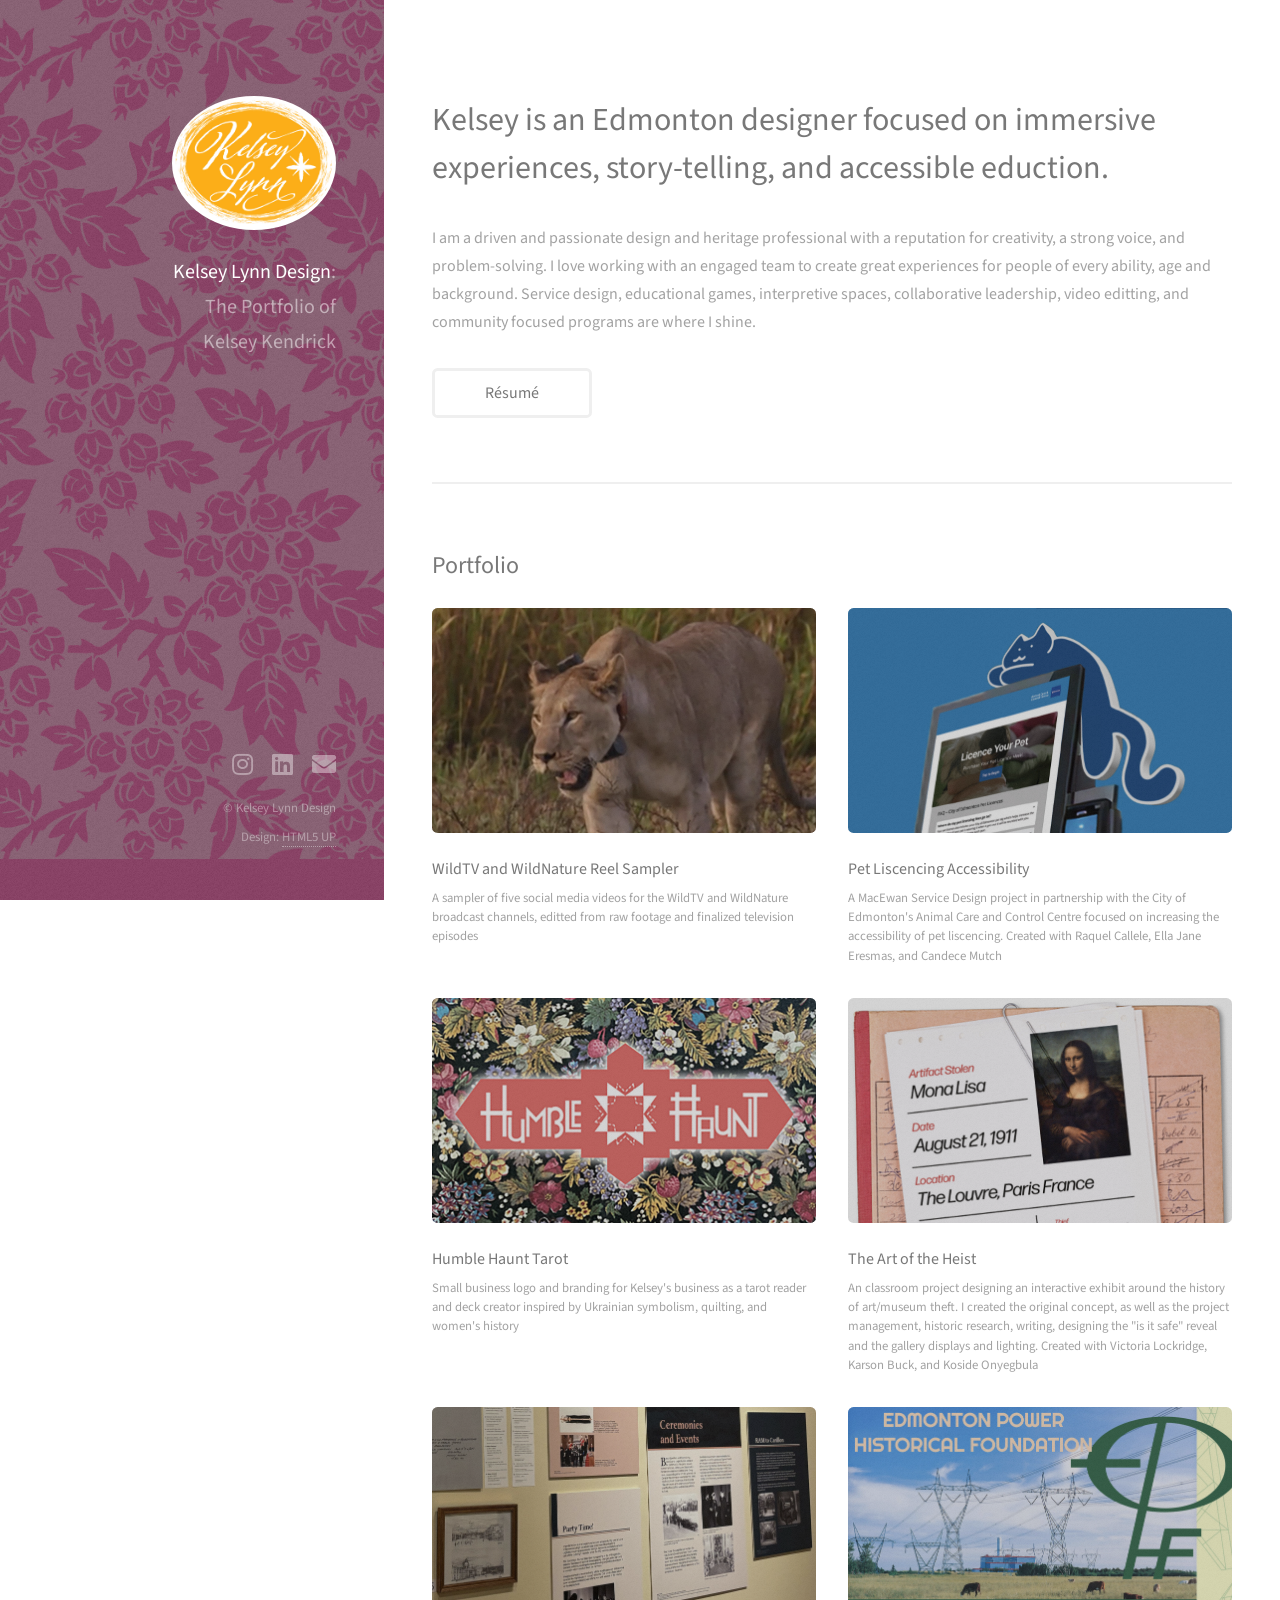
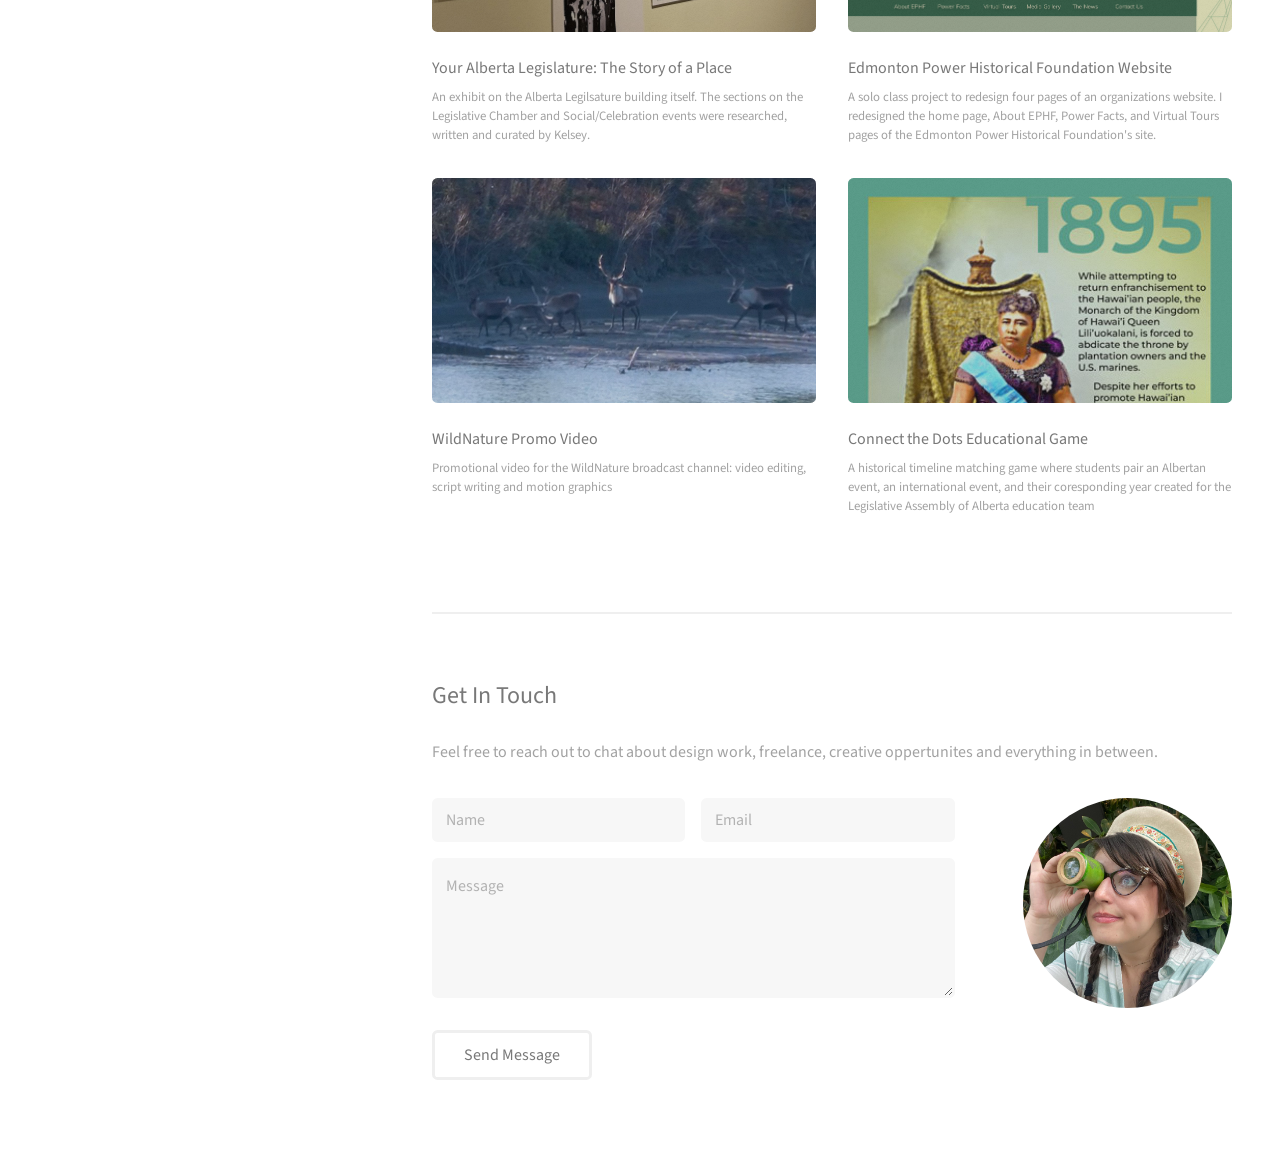
<file: index.html>
<!DOCTYPE HTML>
<!--
	Strata by HTML5 UP
	html5up.net | @ajlkn
	Free for personal and commercial use under the CCA 3.0 license (html5up.net/license)
-->
<html>
	<head>
		<title>Kelsey Lynn Design</title>
		<meta charset="utf-8" />
		<meta name="viewport" content="width=device-width, initial-scale=1, user-scalable=no" />
		<link rel="stylesheet" href="assets/css/main.css" />
	</head>
	<body class="is-preload">

		<!-- Header -->
			<header id="header">
				<div class="inner">
					<a href="index.html" class="image avatar"><img src="images/KLDlogo.jpg" alt="" /></a>
					<h1><strong>Kelsey Lynn Design</strong>: <h1>The Portfolio of <h1>Kelsey Kendrick</h1><br /></h1>
				</div>
			</header>

		<!-- Main -->
			<div id="main">

				<!-- One -->
					<section id="one">
						<header class="major">
							<h2>Kelsey is an Edmonton designer focused on immersive experiences, story-telling, and accessible eduction.</h2>
						</header>
						<p>I am a driven and passionate design and heritage professional with a reputation for creativity, a strong voice, and problem-solving. I love working with an engaged team to create great experiences for people of every ability, age and background. Service design, educational games, interpretive spaces, collaborative leadership, video editting, and community focused programs are where I shine.</p>
						<ul class="actions">
							<li><a href="images/fulls/KelseyKendrickResume2026.jpg" class="button">Résumé</a></li>
						</ul>
					</section>

				<!-- Two -->
					<section id="two">
						<h2>Portfolio</h2>
						<div class="row">
							<article class="col-6 col-12-xsmall work-item">
								<a href="https://drive.google.com/file/d/1MWFYuW-AZX_t9jpE6B_n77WnBtIgo_M7/view?usp=sharing" class="image fit thumb"><img src="images/thumbs/WildTV.jpg" alt="a compilation of social media videos featuring short clips of wild life, including bears and caribou. Two teasers for WildTV television programs on safari conservation and turkey hunting" /></a>
								<h3>WildTV and WildNature Reel Sampler</h3>
								<p>A sampler of five social media videos for the WildTV and WildNature broadcast channels, editted from raw footage and finalized television episodes </p>
							</article>
							<article class="col-6 col-12-xsmall work-item">
								<a href="images/fulls/DESN445_Phase2_Accessibility.pdf" class="image fit thumb"><img src="images/thumbs/ACCC.jpg" alt="Portions of a presentation on kiosk for pet liscencing for a partnership between the City of Edmonton's libraries and animal care and control to increase accessibility to pet liscencing" /></a>
								<h3>Pet Liscencing Accessibility</h3>
								<p>A MacEwan Service Design project in partnership with the City of Edmonton's Animal Care and Control Centre focused on increasing the accessibility of pet liscencing. Created with Raquel Callele, Ella Jane Eresmas, and Candece Mutch</p>
							</article>
							<article class="col-6 col-12-xsmall work-item">
								<a href="images/fulls/humble.pdf" class="image fit thumb"><img src="images/thumbs/Humble.jpg" alt="A brand guideline document for Humble Haunt Tarot services: detailing the symbolism, colours, fonts and logos" /></a>
								<h3>Humble Haunt Tarot</h3>
								<p>Small business logo and branding for Kelsey's business as a tarot reader and deck creator inspired by Ukrainian symbolism, quilting, and women's history</p>
							</article>
							<article class="col-6 col-12-xsmall work-item">
								<a href="https://drive.google.com/file/d/1k4Fojmru19QUz9kt4PIhXQrFa3JICtJO/view?usp=sharing" class="image fit thumb"><img src="images/thumbs/artoftheheist.jpg" alt="a group project creating a museum exhibit on the techniques and history of art/museum theft. Includes an immersive game program to steal an artifact from the gallery" /></a>
								<h3>The Art of the Heist</h3>
								<p>An classroom project designing an interactive exhibit around the history of art/museum theft. I created the original concept, as well as the project management, historic research, writing, designing the "is it safe" reveal and the gallery displays and lighting. Created with Victoria Lockridge, Karson Buck, and Koside Onyegbula</p>
							</article>
							<article class="col-6 col-12-xsmall work-item">
								<a href="images/fulls/BuildingAlberta.pdf" class="image fit thumb"><img src="images/thumbs/BuildingAlberta.jpg" alt="a series of photos of displays within the exhibit that were reasearched and authored by Kelsey: Including the break out stories Wired for Sound and Governing in a Construction Zone" /></a>
								<h3>Your Alberta Legislature: The Story of a Place</h3>
								<p>An exhibit on the Alberta Legilsature building itself. The sections on the Legislative Chamber and Social/Celebration events were researched, written and curated by Kelsey. </p>
							</article>
							<article class="col-6 col-12-xsmall work-item">
								<a href="ephf.html" class="image fit thumb"><img src="images/thumbs/ephf.jpg" alt="A redesign of the Edmonton Power Historical Foundation, an organization that preserves and displays Edmonton's earliest generators" /></a>
								<h3>Edmonton Power Historical Foundation Website</h3>
								<p>A solo class project to redesign four pages of an organizations website. I redesigned the home page, About EPHF, Power Facts, and Virtual Tours pages of the Edmonton Power Historical Foundation's site.</p>
							</article>
							<article class="col-6 col-12-xsmall work-item">
								<a href="images/fulls/Promo_Final.mp4" class="image fit thumb"><img src="images/thumbs/wildnature.jpg" alt="A short promotional video for WildNature, a broadcast channel that focuses on ambient, calming, canadian wildlife footage" /></a>
								<h3>WildNature Promo Video</h3>
								<p>Promotional video for the WildNature broadcast channel: video editing, script writing and motion graphics</p>
							</article>
							<article class="col-6 col-12-xsmall work-item">
								<a href="images/fulls/connectthedates.pdf" class="image fit thumb"><img src="images/thumbs/ConnecttheDates.jpg" alt="A handful of cards from an educational timeline game that pairs an Albertan event with an International event that occur in the same year to place Alberta in context with the rest of the world" /></a>
								<h3>Connect the Dots Educational Game</h3>
								<p>A historical timeline matching game where students pair an Albertan event, an international event, and their coresponding year created for the Legislative Assembly of Alberta education team</p>
							</article>
						</div>
					</section>

				<!-- Three -->
					<section id="three">
						<h2>Get In Touch</h2>
						<p>Feel free to reach out to chat about design work, freelance, creative oppertunites and everything in between.</p>
						<div class="row">
							<div class="col-8 col-12-small">
								<form method="post" action="mailto:kelseylynndesign@gmail.com">
									<div class="row gtr-uniform gtr-50">
										<div class="col-6 col-12-xsmall"><input type="text" name="name" id="name" placeholder="Name" /></div>
										<div class="col-6 col-12-xsmall"><input type="email" name="email" id="email" placeholder="Email" /></div>
										<div class="col-12"><textarea name="message" id="message" placeholder="Message" rows="4"></textarea></div>
									</div>
								</form>
								<ul class="actions">
									<li><input type="submit" value="Send Message" /></li>
								</ul>
							</div>
							<div class="col-4 col-12-small">
								<ul class="labeled-icons">
									<!--<li>
										<h3 class="icon solid fa-envelope"><span class="label">Email</span></h3>
										<a href="kelseylynndesign@gmail.com">kelseylynndesign@gmail.com</a>
									</li> -->
									<li>
									<a href="#" class="image avatar"><img src="images/Kelsey.jpg" alt="" /></a></li>
								</ul>
							</div>
						</div>
					</section>

				<!-- Four -->
				<!--
					<section id="four">
						<h2>Elements</h2>

						<section>
							<h4>Text</h4>
							<p>This is <b>bold</b> and this is <strong>strong</strong>. This is <i>italic</i> and this is <em>emphasized</em>.
							This is <sup>superscript</sup> text and this is <sub>subscript</sub> text.
							This is <u>underlined</u> and this is code: <code>for (;;) { ... }</code>. Finally, <a href="#">this is a link</a>.</p>
							<hr />
							<header>
								<h4>Heading with a Subtitle</h4>
								<p>Lorem ipsum dolor sit amet nullam id egestas urna aliquam</p>
							</header>
							<p>Nunc lacinia ante nunc ac lobortis. Interdum adipiscing gravida odio porttitor sem non mi integer non faucibus ornare mi ut ante amet placerat aliquet. Volutpat eu sed ante lacinia sapien lorem accumsan varius montes viverra nibh in adipiscing blandit tempus accumsan.</p>
							<header>
								<h5>Heading with a Subtitle</h5>
								<p>Lorem ipsum dolor sit amet nullam id egestas urna aliquam</p>
							</header>
							<p>Nunc lacinia ante nunc ac lobortis. Interdum adipiscing gravida odio porttitor sem non mi integer non faucibus ornare mi ut ante amet placerat aliquet. Volutpat eu sed ante lacinia sapien lorem accumsan varius montes viverra nibh in adipiscing blandit tempus accumsan.</p>
							<hr />
							<h2>Heading Level 2</h2>
							<h3>Heading Level 3</h3>
							<h4>Heading Level 4</h4>
							<h5>Heading Level 5</h5>
							<h6>Heading Level 6</h6>
							<hr />
							<h5>Blockquote</h5>
							<blockquote>Fringilla nisl. Donec accumsan interdum nisi, quis tincidunt felis sagittis eget tempus euismod. Vestibulum ante ipsum primis in faucibus vestibulum. Blandit adipiscing eu felis iaculis volutpat ac adipiscing accumsan faucibus. Vestibulum ante ipsum primis in faucibus lorem ipsum dolor sit amet nullam adipiscing eu felis.</blockquote>
							<h5>Preformatted</h5>
							<pre><code>i = 0;

while (!deck.isInOrder()) {
print 'Iteration ' + i;
deck.shuffle();
i++;
}

print 'It took ' + i + ' iterations to sort the deck.';</code></pre>
						</section>

						<section>
							<h4>Lists</h4>
							<div class="row">
								<div class="col-6 col-12-xsmall">
									<h5>Unordered</h5>
									<ul>
										<li>Dolor pulvinar etiam magna etiam.</li>
										<li>Sagittis adipiscing lorem eleifend.</li>
										<li>Felis enim feugiat dolore viverra.</li>
									</ul>
									<h5>Alternate</h5>
									<ul class="alt">
										<li>Dolor pulvinar etiam magna etiam.</li>
										<li>Sagittis adipiscing lorem eleifend.</li>
										<li>Felis enim feugiat dolore viverra.</li>
									</ul>
								</div>
								<div class="col-6 col-12-xsmall">
									<h5>Ordered</h5>
									<ol>
										<li>Dolor pulvinar etiam magna etiam.</li>
										<li>Etiam vel felis at lorem sed viverra.</li>
										<li>Felis enim feugiat dolore viverra.</li>
										<li>Dolor pulvinar etiam magna etiam.</li>
										<li>Etiam vel felis at lorem sed viverra.</li>
										<li>Felis enim feugiat dolore viverra.</li>
									</ol>
									<h5>Icons</h5>
									<ul class="icons">
										<li><a href="#" class="icon brands fa-twitter"><span class="label">Twitter</span></a></li>
										<li><a href="#" class="icon brands fa-facebook-f"><span class="label">Facebook</span></a></li>
										<li><a href="#" class="icon brands fa-instagram"><span class="label">Instagram</span></a></li>
										<li><a href="#" class="icon brands fa-github"><span class="label">Github</span></a></li>
										<li><a href="#" class="icon brands fa-dribbble"><span class="label">Dribbble</span></a></li>
										<li><a href="#" class="icon brands fa-tumblr"><span class="label">Tumblr</span></a></li>
									</ul>
								</div>
							</div>
							<h5>Actions</h5>
							<ul class="actions">
								<li><a href="#" class="button primary">Default</a></li>
								<li><a href="#" class="button">Default</a></li>
							</ul>
							<ul class="actions small">
								<li><a href="#" class="button primary small">Small</a></li>
								<li><a href="#" class="button small">Small</a></li>
							</ul>
							<div class="row">
								<div class="col-6 col-12-small">
									<ul class="actions stacked">
										<li><a href="#" class="button primary">Default</a></li>
										<li><a href="#" class="button">Default</a></li>
									</ul>
								</div>
								<div class="col-6 col-12-small">
									<ul class="actions stacked">
										<li><a href="#" class="button primary small">Small</a></li>
										<li><a href="#" class="button small">Small</a></li>
									</ul>
								</div>
								<div class="col-6 col-12-small">
									<ul class="actions stacked">
										<li><a href="#" class="button primary fit">Default</a></li>
										<li><a href="#" class="button fit">Default</a></li>
									</ul>
								</div>
								<div class="col-6 col-12-small">
									<ul class="actions stacked">
										<li><a href="#" class="button primary small fit">Small</a></li>
										<li><a href="#" class="button small fit">Small</a></li>
									</ul>
								</div>
							</div>
						</section>

						<section>
							<h4>Table</h4>
							<h5>Default</h5>
							<div class="table-wrapper">
								<table>
									<thead>
										<tr>
											<th>Name</th>
											<th>Description</th>
											<th>Price</th>
										</tr>
									</thead>
									<tbody>
										<tr>
											<td>Item One</td>
											<td>Ante turpis integer aliquet porttitor.</td>
											<td>29.99</td>
										</tr>
										<tr>
											<td>Item Two</td>
											<td>Vis ac commodo adipiscing arcu aliquet.</td>
											<td>19.99</td>
										</tr>
										<tr>
											<td>Item Three</td>
											<td> Morbi faucibus arcu accumsan lorem.</td>
											<td>29.99</td>
										</tr>
										<tr>
											<td>Item Four</td>
											<td>Vitae integer tempus condimentum.</td>
											<td>19.99</td>
										</tr>
										<tr>
											<td>Item Five</td>
											<td>Ante turpis integer aliquet porttitor.</td>
											<td>29.99</td>
										</tr>
									</tbody>
									<tfoot>
										<tr>
											<td colspan="2"></td>
											<td>100.00</td>
										</tr>
									</tfoot>
								</table>
							</div>

							<h5>Alternate</h5>
							<div class="table-wrapper">
								<table class="alt">
									<thead>
										<tr>
											<th>Name</th>
											<th>Description</th>
											<th>Price</th>
										</tr>
									</thead>
									<tbody>
										<tr>
											<td>Item One</td>
											<td>Ante turpis integer aliquet porttitor.</td>
											<td>29.99</td>
										</tr>
										<tr>
											<td>Item Two</td>
											<td>Vis ac commodo adipiscing arcu aliquet.</td>
											<td>19.99</td>
										</tr>
										<tr>
											<td>Item Three</td>
											<td> Morbi faucibus arcu accumsan lorem.</td>
											<td>29.99</td>
										</tr>
										<tr>
											<td>Item Four</td>
											<td>Vitae integer tempus condimentum.</td>
											<td>19.99</td>
										</tr>
										<tr>
											<td>Item Five</td>
											<td>Ante turpis integer aliquet porttitor.</td>
											<td>29.99</td>
										</tr>
									</tbody>
									<tfoot>
										<tr>
											<td colspan="2"></td>
											<td>100.00</td>
										</tr>
									</tfoot>
								</table>
							</div>
						</section>

						<section>
							<h4>Buttons</h4>
							<ul class="actions">
								<li><a href="#" class="button primary">Primary</a></li>
								<li><a href="#" class="button">Default</a></li>
							</ul>
							<ul class="actions">
								<li><a href="#" class="button large">Large</a></li>
								<li><a href="#" class="button">Default</a></li>
								<li><a href="#" class="button small">Small</a></li>
							</ul>
							<ul class="actions fit">
								<li><a href="#" class="button primary fit">Fit</a></li>
								<li><a href="#" class="button fit">Fit</a></li>
							</ul>
							<ul class="actions fit small">
								<li><a href="#" class="button primary fit small">Fit + Small</a></li>
								<li><a href="#" class="button fit small">Fit + Small</a></li>
							</ul>
							<ul class="actions">
								<li><a href="#" class="button primary icon solid fa-download">Icon</a></li>
								<li><a href="#" class="button icon solid fa-download">Icon</a></li>
							</ul>
							<ul class="actions">
								<li><span class="button primary disabled">Primary</span></li>
								<li><span class="button disabled">Default</span></li>
							</ul>
						</section>

						<section>
							<h4>Form</h4>
							<form method="post" action="#">
								<div class="row gtr-uniform gtr-50">
									<div class="col-6 col-12-xsmall">
										<input type="text" name="demo-name" id="demo-name" value="" placeholder="Name" />
									</div>
									<div class="col-6 col-12-xsmall">
										<input type="email" name="demo-email" id="demo-email" value="" placeholder="Email" />
									</div>
									<div class="col-12">
										<select name="demo-category" id="demo-category">
											<option value="">- Category -</option>
											<option value="1">Manufacturing</option>
											<option value="1">Shipping</option>
											<option value="1">Administration</option>
											<option value="1">Human Resources</option>
										</select>
									</div>
									<div class="col-4 col-12-small">
										<input type="radio" id="demo-priority-low" name="demo-priority" checked>
										<label for="demo-priority-low">Low Priority</label>
									</div>
									<div class="col-4 col-12-small">
										<input type="radio" id="demo-priority-normal" name="demo-priority">
										<label for="demo-priority-normal">Normal Priority</label>
									</div>
									<div class="col-4 col-12-small">
										<input type="radio" id="demo-priority-high" name="demo-priority">
										<label for="demo-priority-high">High Priority</label>
									</div>
									<div class="col-6 col-12-small">
										<input type="checkbox" id="demo-copy" name="demo-copy">
										<label for="demo-copy">Email me a copy of this message</label>
									</div>
									<div class="col-6 col-12-small">
										<input type="checkbox" id="demo-human" name="demo-human" checked>
										<label for="demo-human">I am a human and not a robot</label>
									</div>
									<div class="col-12">
										<textarea name="demo-message" id="demo-message" placeholder="Enter your message" rows="6"></textarea>
									</div>
									<div class="col-12">
										<ul class="actions">
											<li><input type="submit" value="Send Message" class="primary" /></li>
											<li><input type="reset" value="Reset" /></li>
										</ul>
									</div>
								</div>
							</form>
						</section>

						<section>
							<h4>Image</h4>
							<h5>Fit</h5>
							<div class="box alt">
								<div class="row gtr-50 gtr-uniform">
									<div class="col-12"><span class="image fit"><img src="images/fulls/05.jpg" alt="" /></span></div>
									<div class="col-4"><span class="image fit"><img src="images/thumbs/01.jpg" alt="" /></span></div>
									<div class="col-4"><span class="image fit"><img src="images/thumbs/02.jpg" alt="" /></span></div>
									<div class="col-4"><span class="image fit"><img src="images/thumbs/03.jpg" alt="" /></span></div>
									<div class="col-4"><span class="image fit"><img src="images/thumbs/04.jpg" alt="" /></span></div>
									<div class="col-4"><span class="image fit"><img src="images/thumbs/05.jpg" alt="" /></span></div>
									<div class="col-4"><span class="image fit"><img src="images/thumbs/06.jpg" alt="" /></span></div>
									<div class="col-4"><span class="image fit"><img src="images/thumbs/03.jpg" alt="" /></span></div>
									<div class="col-4"><span class="image fit"><img src="images/thumbs/02.jpg" alt="" /></span></div>
									<div class="col-4"><span class="image fit"><img src="images/thumbs/01.jpg" alt="" /></span></div>
								</div>
							</div>
							<h5>Left &amp; Right</h5>
							<p><span class="image left"><img src="images/avatar.jpg" alt="" /></span>Fringilla nisl. Donec accumsan interdum nisi, quis tincidunt felis sagittis eget. tempus euismod. Vestibulum ante ipsum primis in faucibus vestibulum. Blandit adipiscing eu felis iaculis volutpat ac adipiscing accumsan eu faucibus. Integer ac pellentesque praesent tincidunt felis sagittis eget. tempus euismod. Vestibulum ante ipsum primis in faucibus vestibulum. Blandit adipiscing eu felis iaculis volutpat ac adipiscing accumsan eu faucibus. Integer ac pellentesque praesent. Donec accumsan interdum nisi, quis tincidunt felis sagittis eget. tempus euismod. Vestibulum ante ipsum primis in faucibus vestibulum. Blandit adipiscing eu felis iaculis volutpat ac adipiscing accumsan eu faucibus. Integer ac pellentesque praesent tincidunt felis sagittis eget. tempus euismod. Vestibulum ante ipsum primis in faucibus vestibulum. Blandit adipiscing eu felis iaculis volutpat ac adipiscing accumsan eu faucibus. Integer ac pellentesque praesent.</p>
							<p><span class="image right"><img src="images/avatar.jpg" alt="" /></span>Fringilla nisl. Donec accumsan interdum nisi, quis tincidunt felis sagittis eget. tempus euismod. Vestibulum ante ipsum primis in faucibus vestibulum. Blandit adipiscing eu felis iaculis volutpat ac adipiscing accumsan eu faucibus. Integer ac pellentesque praesent tincidunt felis sagittis eget. tempus euismod. Vestibulum ante ipsum primis in faucibus vestibulum. Blandit adipiscing eu felis iaculis volutpat ac adipiscing accumsan eu faucibus. Integer ac pellentesque praesent. Donec accumsan interdum nisi, quis tincidunt felis sagittis eget. tempus euismod. Vestibulum ante ipsum primis in faucibus vestibulum. Blandit adipiscing eu felis iaculis volutpat ac adipiscing accumsan eu faucibus. Integer ac pellentesque praesent tincidunt felis sagittis eget. tempus euismod. Vestibulum ante ipsum primis in faucibus vestibulum. Blandit adipiscing eu felis iaculis volutpat ac adipiscing accumsan eu faucibus. Integer ac pellentesque praesent.</p>
						</section>

					</section>
				-->

			</div>

		<!-- Footer -->
			<footer id="footer">
				<div class="inner">
					<ul class="icons">
						<li><a href="https://www.instagram.com/kelseylynndes" class="icon brands fa-instagram"><span class="label">Instagram</span></a></li>
						<li><a href="https://www.linkedin.com/in/
						kelsey-kendrick-924b5b48" class="icon brands fa-linkedin"><span class="label">LinkedIn</span></a></li>
						<li><a href="mailto:kelseylynndesign@gmail.com" class="icon solid fa-envelope"><span class="label">Email</span></a></li>
					</ul>
					<ul class="copyright">
						<li>&copy; Kelsey Lynn Design</li><li>Design: <a href="http://html5up.net">HTML5 UP</a></li>
					</ul>
				</div>
			</footer>

		<!-- Scripts -->
			<script src="assets/js/jquery.min.js"></script>
			<script src="assets/js/jquery.poptrox.min.js"></script>
			<script src="assets/js/browser.min.js"></script>
			<script src="assets/js/breakpoints.min.js"></script>
			<script src="assets/js/util.js"></script>
			<script src="assets/js/main.js"></script>

	</body>
</html>
</file>
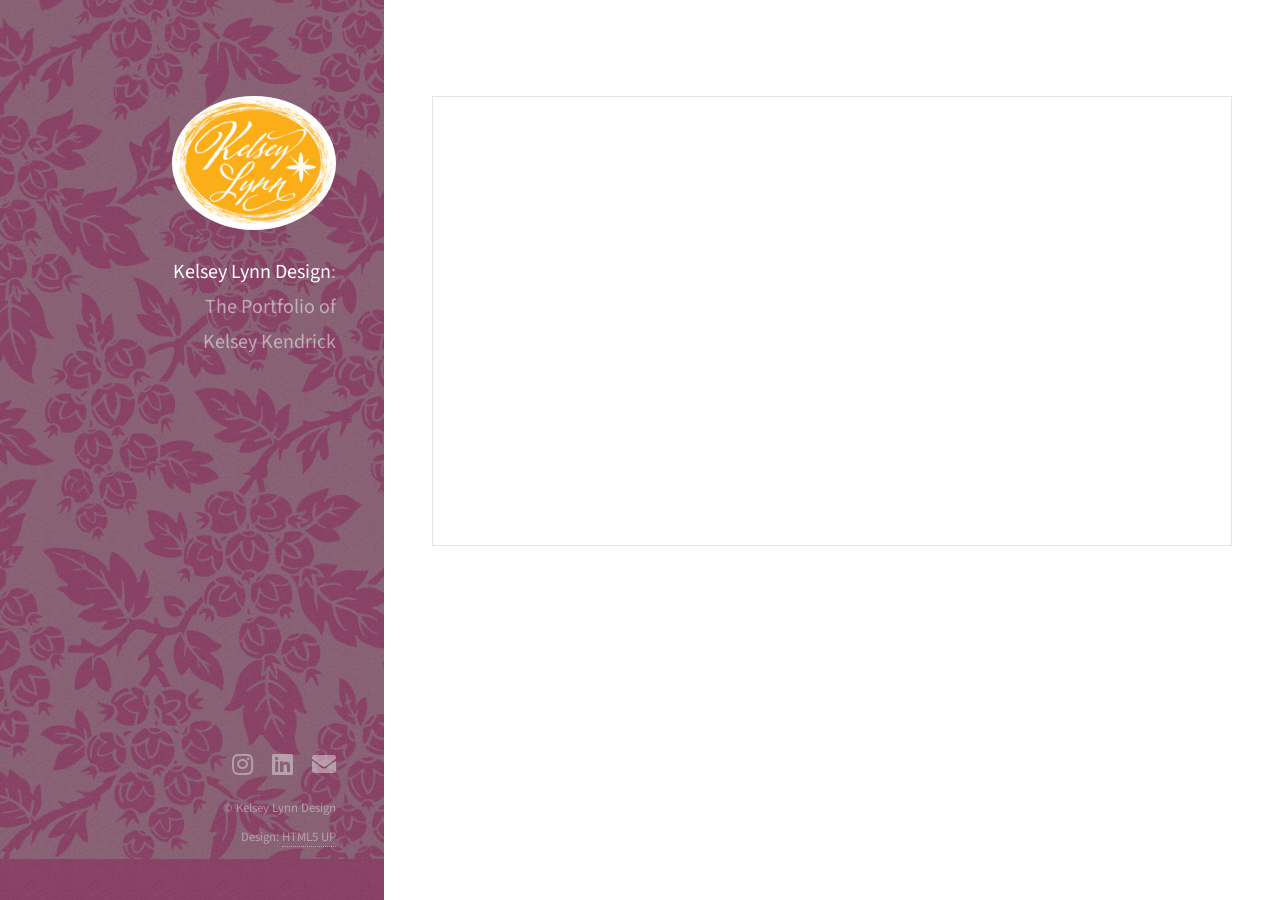
<file: ephf.html>
<!DOCTYPE HTML>
<!--
	Strata by HTML5 UP
	html5up.net | @ajlkn
	Free for personal and commercial use under the CCA 3.0 license (html5up.net/license)
-->
<html>
	<head>
		<title>Kelsey Lynn Design</title>
		<meta charset="utf-8" />
		<meta name="viewport" content="width=device-width, initial-scale=1, user-scalable=no" />
		<link rel="stylesheet" href="assets/css/main.css" />
	</head>
	<body class="is-preload">

		<!-- Header -->
			<header id="header">
				<div class="inner">
					<a href="index.html" class="image avatar"><img src="images/KLDlogo.jpg" alt="" /></a>
					<h1><strong>Kelsey Lynn Design</strong>: <h1>The Portfolio of <h1>Kelsey Kendrick</h1><br /></h1>
				</div>
			</header>

		<!-- Main -->
			<div id="main">

				<!-- One -->
					<section id="one">

<iframe style="border: 1px solid rgba(0, 0, 0, 0.1);" width="800" height="450" src="https://embed.figma.com/proto/U4oXml5F7HUpT3iwgzibzr/DESN340_P1_KendrickKelsey?node-id=2-2&page-id=0%3A1&starting-point-node-id=2%3A2&embed-host=share" allowfullscreen></iframe>
</section>
</div>

		<!-- Footer -->
			<footer id="footer">
				<div class="inner">
					<ul class="icons">
						<li><a href="https://www.instagram.com/kelseylynndes" class="icon brands fa-instagram"><span class="label">Instagram</span></a></li>
						<li><a href="https://www.linkedin.com/in/
						kelsey-kendrick-924b5b48" class="icon brands fa-linkedin"><span class="label">LinkedIn</span></a></li>
						<li><a href="mailto:kelseylynndesign@gmail.com" class="icon solid fa-envelope"><span class="label">Email</span></a></li>
					</ul>
					<ul class="copyright">
						<li>&copy; Kelsey Lynn Design</li><li>Design: <a href="http://html5up.net">HTML5 UP</a></li>
					</ul>
				</div>
			</footer>

		<!-- Scripts -->
			<script src="assets/js/jquery.min.js"></script>
			<script src="assets/js/jquery.poptrox.min.js"></script>
			<script src="assets/js/browser.min.js"></script>
			<script src="assets/js/breakpoints.min.js"></script>
			<script src="assets/js/util.js"></script>
			<script src="assets/js/main.js"></script>

	</body>
</html>
</file>
<file: assets/css/main.css>
@import url("fontawesome-all.min.css");
@import url("https://fonts.googleapis.com/css?family=Source+Sans+Pro:400,400italic");

/*
	Strata by HTML5 UP
	html5up.net | @ajlkn
	Free for personal and commercial use under the CCA 3.0 license (html5up.net/license)
*/

html, body, div, span, applet, object,
iframe, h1, h2, h3, h4, h5, h6, p, blockquote,
pre, a, abbr, acronym, address, big, cite,
code, del, dfn, em, img, ins, kbd, q, s, samp,
small, strike, strong, sub, sup, tt, var, b,
u, i, center, dl, dt, dd, ol, ul, li, fieldset,
form, label, legend, table, caption, tbody,
tfoot, thead, tr, th, td, article, aside,
canvas, details, embed, figure, figcaption,
footer, header, hgroup, menu, nav, output, ruby,
section, summary, time, mark, audio, video {
	margin: 0;
	padding: 0;
	border: 0;
	font-size: 100%;
	font: inherit;
	vertical-align: baseline;}

article, aside, details, figcaption, figure,
footer, header, hgroup, menu, nav, section {
	display: block;}

body {
	line-height: 1;
}

ol, ul {
	list-style: none;
}

blockquote, q {
	quotes: none;
}

	blockquote:before, blockquote:after, q:before, q:after {
		content: '';
		content: none;
	}

table {
	border-collapse: collapse;
	border-spacing: 0;
}

body {
	-webkit-text-size-adjust: none;
}

mark {
	background-color: transparent;
	color: inherit;
}

input::-moz-focus-inner {
	border: 0;
	padding: 0;
}

input, select, textarea {
	-moz-appearance: none;
	-webkit-appearance: none;
	-ms-appearance: none;
	appearance: none;
}

/* Basic */

	html {
		box-sizing: border-box;
	}

	*, *:before, *:after {
		box-sizing: inherit;
	}

	body {
		background: #fff;
	}

		body.is-preload *, body.is-preload *:before, body.is-preload *:after {
			-moz-animation: none !important;
			-webkit-animation: none !important;
			-ms-animation: none !important;
			animation: none !important;
			-moz-transition: none !important;
			-webkit-transition: none !important;
			-ms-transition: none !important;
			transition: none !important;
		}

	body, input, select, textarea {
		color: #a2a2a2;
		font-family: "Source Sans Pro", Helvetica, sans-serif;
		font-size: 16pt;
		font-weight: 400;
		line-height: 1.75em;
	}

	a {
		-moz-transition: color 0.2s ease-in-out, border-color 0.2s ease-in-out;
		-webkit-transition: color 0.2s ease-in-out, border-color 0.2s ease-in-out;
		-ms-transition: color 0.2s ease-in-out, border-color 0.2s ease-in-out;
		transition: color 0.2s ease-in-out, border-color 0.2s ease-in-out;
		border-bottom: dotted 1px;
		color: #49bf9d;
		text-decoration: none;
	}

		a:hover {
			border-bottom-color: transparent;
			color: #ff9900 !important;
			text-decoration: none;
		}

	strong, b {
		color: #787878;
		font-weight: 400;
	}

	em, i {
		font-style: italic;
	}

	p {
		margin: 0 0 2em 0;
	}

	h1, h2, h3, h4, h5, h6 {
		color: #787878;
		font-weight: 400;
		line-height: 1em;
		margin: 0 0 1em 0;
	}

		h1 a, h2 a, h3 a, h4 a, h5 a, h6 a {
			color: inherit;
			text-decoration: none;
		}

	h1 {
		font-size: 2em;
		line-height: 1.5em;
	}

	h2 {
		font-size: 1.5em;
		line-height: 1.5em;
	}

	h3 {
		font-size: 1.25em;
		line-height: 1.5em;
	}

	h4 {
		font-size: 1.1em;
		line-height: 1.5em;
	}

	h5 {
		font-size: 0.9em;
		line-height: 1.5em;
	}

	h6 {
		font-size: 0.7em;
		line-height: 1.5em;
	}

	sub {
		font-size: 0.8em;
		position: relative;
		top: 0.5em;
	}

	sup {
		font-size: 0.8em;
		position: relative;
		top: -0.5em;
	}

	hr {
		border: 0;
		border-bottom: solid 2px #efefef;
		margin: 2em 0;
	}

		hr.major {
			margin: 3em 0;
		}

	blockquote {
		border-left: solid 6px #efefef;
		font-style: italic;
		margin: 0 0 2em 0;
		padding: 0.5em 0 0.5em 1.5em;
	}

	code {
		background: #f7f7f7;
		border-radius: 0.35em;
		border: solid 2px #efefef;
		font-family: "Courier New", monospace;
		font-size: 0.9em;
		margin: 0 0.25em;
		padding: 0.25em 0.65em;
	}

	pre {
		-webkit-overflow-scrolling: touch;
		font-family: "Courier New", monospace;
		font-size: 0.9em;
		margin: 0 0 2em 0;
	}

		pre code {
			display: block;
			line-height: 1.75em;
			padding: 1em 1.5em;
			overflow-x: auto;
		}

	.align-left {
		text-align: left;
	}

	.align-center {
		text-align: center;
	}

	.align-right {
		text-align: right;
	}

/* Container */

	.container {
		margin: 0 auto;
		max-width: calc(100% - 4em);
		width: 100%;
	}

		.container.xsmall {
			width: 25%;
		}

		.container.small {
			width: 50%;
		}

		.container.medium {
			width: 75%;
		}

		.container.large {
			width: 125%;
		}

		.container.xlarge {
			width: 150%;
		}

		.container.max {
			width: 100%;
		}

		@media screen and (max-width: 980px) {

			.container {
				width: 100% !important;
				max-width: 100% !important;
			}

		}

		@media screen and (max-width: 480px) {

			.container {
				max-width: calc(100% - 3em);
			}

		}

/* Row */

	.row {
		display: flex;
		flex-wrap: wrap;
		box-sizing: border-box;
		align-items: stretch;
	}

		.row > * {
			box-sizing: border-box;
		}

		.row.gtr-uniform > * > :last-child {
			margin-bottom: 0;
		}

		.row.aln-left {
			justify-content: flex-start;
		}

		.row.aln-center {
			justify-content: center;
		}

		.row.aln-right {
			justify-content: flex-end;
		}

		.row.aln-top {
			align-items: flex-start;
		}

		.row.aln-middle {
			align-items: center;
		}

		.row.aln-bottom {
			align-items: flex-end;
		}

		.row > .imp {
			order: -1;
		}

		.row > .col-1 {
			width: 8.33333%;
		}

		.row > .off-1 {
			margin-left: 8.33333%;
		}

		.row > .col-2 {
			width: 16.66667%;
		}

		.row > .off-2 {
			margin-left: 16.66667%;
		}

		.row > .col-3 {
			width: 25%;
		}

		.row > .off-3 {
			margin-left: 25%;
		}

		.row > .col-4 {
			width: 33.33333%;
		}

		.row > .off-4 {
			margin-left: 33.33333%;
		}

		.row > .col-5 {
			width: 41.66667%;
		}

		.row > .off-5 {
			margin-left: 41.66667%;
		}

		.row > .col-6 {
			width: 50%;
		}

		.row > .off-6 {
			margin-left: 50%;
		}

		.row > .col-7 {
			width: 58.33333%;
		}

		.row > .off-7 {
			margin-left: 58.33333%;
		}

		.row > .col-8 {
			width: 66.66667%;
		}

		.row > .off-8 {
			margin-left: 66.66667%;
		}

		.row > .col-9 {
			width: 75%;
		}

		.row > .off-9 {
			margin-left: 75%;
		}

		.row > .col-10 {
			width: 83.33333%;
		}

		.row > .off-10 {
			margin-left: 83.33333%;
		}

		.row > .col-11 {
			width: 91.66667%;
		}

		.row > .off-11 {
			margin-left: 91.66667%;
		}

		.row > .col-12 {
			width: 100%;
		}

		.row > .off-12 {
			margin-left: 100%;
		}

		.row.gtr-0 {
			margin-top: 0;
			margin-left: 0em;
		}

			.row.gtr-0 > * {
				padding: 0 0 0 0em;
			}

			.row.gtr-0.gtr-uniform {
				margin-top: 0em;
			}

				.row.gtr-0.gtr-uniform > * {
					padding-top: 0em;
				}

		.row.gtr-25 {
			margin-top: 0;
			margin-left: -0.625em;
		}

			.row.gtr-25 > * {
				padding: 0 0 0 0.625em;
			}

			.row.gtr-25.gtr-uniform {
				margin-top: -0.625em;
			}

				.row.gtr-25.gtr-uniform > * {
					padding-top: 0.625em;
				}

		.row.gtr-50 {
			margin-top: 0;
			margin-left: -1.25em;
		}

			.row.gtr-50 > * {
				padding: 0 0 0 1.25em;
			}

			.row.gtr-50.gtr-uniform {
				margin-top: -1.25em;
			}

				.row.gtr-50.gtr-uniform > * {
					padding-top: 1.25em;
				}

		.row {
			margin-top: 0;
			margin-left: -2.5em;
		}

			.row > * {
				padding: 0 0 0 2.5em;
			}

			.row.gtr-uniform {
				margin-top: -2.5em;
			}

				.row.gtr-uniform > * {
					padding-top: 2.5em;
				}

		.row.gtr-150 {
			margin-top: 0;
			margin-left: -3.75em;
		}

			.row.gtr-150 > * {
				padding: 0 0 0 3.75em;
			}

			.row.gtr-150.gtr-uniform {
				margin-top: -3.75em;
			}

				.row.gtr-150.gtr-uniform > * {
					padding-top: 3.75em;
				}

		.row.gtr-200 {
			margin-top: 0;
			margin-left: -5em;
		}

			.row.gtr-200 > * {
				padding: 0 0 0 5em;
			}

			.row.gtr-200.gtr-uniform {
				margin-top: -5em;
			}

				.row.gtr-200.gtr-uniform > * {
					padding-top: 5em;
				}

		@media screen and (max-width: 1800px) {

			.row {
				display: flex;
				flex-wrap: wrap;
				box-sizing: border-box;
				align-items: stretch;
			}

				.row > * {
					box-sizing: border-box;
				}

				.row.gtr-uniform > * > :last-child {
					margin-bottom: 0;
				}

				.row.aln-left {
					justify-content: flex-start;
				}

				.row.aln-center {
					justify-content: center;
				}

				.row.aln-right {
					justify-content: flex-end;
				}

				.row.aln-top {
					align-items: flex-start;
				}

				.row.aln-middle {
					align-items: center;
				}

				.row.aln-bottom {
					align-items: flex-end;
				}

				.row > .imp-xlarge {
					order: -1;
				}

				.row > .col-1-xlarge {
					width: 8.33333%;
				}

				.row > .off-1-xlarge {
					margin-left: 8.33333%;
				}

				.row > .col-2-xlarge {
					width: 16.66667%;
				}

				.row > .off-2-xlarge {
					margin-left: 16.66667%;
				}

				.row > .col-3-xlarge {
					width: 25%;
				}

				.row > .off-3-xlarge {
					margin-left: 25%;
				}

				.row > .col-4-xlarge {
					width: 33.33333%;
				}

				.row > .off-4-xlarge {
					margin-left: 33.33333%;
				}

				.row > .col-5-xlarge {
					width: 41.66667%;
				}

				.row > .off-5-xlarge {
					margin-left: 41.66667%;
				}

				.row > .col-6-xlarge {
					width: 50%;
				}

				.row > .off-6-xlarge {
					margin-left: 50%;
				}

				.row > .col-7-xlarge {
					width: 58.33333%;
				}

				.row > .off-7-xlarge {
					margin-left: 58.33333%;
				}

				.row > .col-8-xlarge {
					width: 66.66667%;
				}

				.row > .off-8-xlarge {
					margin-left: 66.66667%;
				}

				.row > .col-9-xlarge {
					width: 75%;
				}

				.row > .off-9-xlarge {
					margin-left: 75%;
				}

				.row > .col-10-xlarge {
					width: 83.33333%;
				}

				.row > .off-10-xlarge {
					margin-left: 83.33333%;
				}

				.row > .col-11-xlarge {
					width: 91.66667%;
				}

				.row > .off-11-xlarge {
					margin-left: 91.66667%;
				}

				.row > .col-12-xlarge {
					width: 100%;
				}

				.row > .off-12-xlarge {
					margin-left: 100%;
				}

				.row.gtr-0 {
					margin-top: 0;
					margin-left: 0em;
				}

					.row.gtr-0 > * {
						padding: 0 0 0 0em;
					}

					.row.gtr-0.gtr-uniform {
						margin-top: 0em;
					}

						.row.gtr-0.gtr-uniform > * {
							padding-top: 0em;
						}

				.row.gtr-25 {
					margin-top: 0;
					margin-left: -0.625em;
				}

					.row.gtr-25 > * {
						padding: 0 0 0 0.625em;
					}

					.row.gtr-25.gtr-uniform {
						margin-top: -0.625em;
					}

						.row.gtr-25.gtr-uniform > * {
							padding-top: 0.625em;
						}

				.row.gtr-50 {
					margin-top: 0;
					margin-left: -1.25em;
				}

					.row.gtr-50 > * {
						padding: 0 0 0 1.25em;
					}

					.row.gtr-50.gtr-uniform {
						margin-top: -1.25em;
					}

						.row.gtr-50.gtr-uniform > * {
							padding-top: 1.25em;
						}

				.row {
					margin-top: 0;
					margin-left: -2.5em;
				}

					.row > * {
						padding: 0 0 0 2.5em;
					}

					.row.gtr-uniform {
						margin-top: -2.5em;
					}

						.row.gtr-uniform > * {
							padding-top: 2.5em;
						}

				.row.gtr-150 {
					margin-top: 0;
					margin-left: -3.75em;
				}

					.row.gtr-150 > * {
						padding: 0 0 0 3.75em;
					}

					.row.gtr-150.gtr-uniform {
						margin-top: -3.75em;
					}

						.row.gtr-150.gtr-uniform > * {
							padding-top: 3.75em;
						}

				.row.gtr-200 {
					margin-top: 0;
					margin-left: -5em;
				}

					.row.gtr-200 > * {
						padding: 0 0 0 5em;
					}

					.row.gtr-200.gtr-uniform {
						margin-top: -5em;
					}

						.row.gtr-200.gtr-uniform > * {
							padding-top: 5em;
						}

		}

		@media screen and (max-width: 1280px) {

			.row {
				display: flex;
				flex-wrap: wrap;
				box-sizing: border-box;
				align-items: stretch;
			}

				.row > * {
					box-sizing: border-box;
				}

				.row.gtr-uniform > * > :last-child {
					margin-bottom: 0;
				}

				.row.aln-left {
					justify-content: flex-start;
				}

				.row.aln-center {
					justify-content: center;
				}

				.row.aln-right {
					justify-content: flex-end;
				}

				.row.aln-top {
					align-items: flex-start;
				}

				.row.aln-middle {
					align-items: center;
				}

				.row.aln-bottom {
					align-items: flex-end;
				}

				.row > .imp-large {
					order: -1;
				}

				.row > .col-1-large {
					width: 8.33333%;
				}

				.row > .off-1-large {
					margin-left: 8.33333%;
				}

				.row > .col-2-large {
					width: 16.66667%;
				}

				.row > .off-2-large {
					margin-left: 16.66667%;
				}

				.row > .col-3-large {
					width: 25%;
				}

				.row > .off-3-large {
					margin-left: 25%;
				}

				.row > .col-4-large {
					width: 33.33333%;
				}

				.row > .off-4-large {
					margin-left: 33.33333%;
				}

				.row > .col-5-large {
					width: 41.66667%;
				}

				.row > .off-5-large {
					margin-left: 41.66667%;
				}

				.row > .col-6-large {
					width: 50%;
				}

				.row > .off-6-large {
					margin-left: 50%;
				}

				.row > .col-7-large {
					width: 58.33333%;
				}

				.row > .off-7-large {
					margin-left: 58.33333%;
				}

				.row > .col-8-large {
					width: 66.66667%;
				}

				.row > .off-8-large {
					margin-left: 66.66667%;
				}

				.row > .col-9-large {
					width: 75%;
				}

				.row > .off-9-large {
					margin-left: 75%;
				}

				.row > .col-10-large {
					width: 83.33333%;
				}

				.row > .off-10-large {
					margin-left: 83.33333%;
				}

				.row > .col-11-large {
					width: 91.66667%;
				}

				.row > .off-11-large {
					margin-left: 91.66667%;
				}

				.row > .col-12-large {
					width: 100%;
				}

				.row > .off-12-large {
					margin-left: 100%;
				}

				.row.gtr-0 {
					margin-top: 0;
					margin-left: 0em;
				}

					.row.gtr-0 > * {
						padding: 0 0 0 0em;
					}

					.row.gtr-0.gtr-uniform {
						margin-top: 0em;
					}

						.row.gtr-0.gtr-uniform > * {
							padding-top: 0em;
						}

				.row.gtr-25 {
					margin-top: 0;
					margin-left: -0.5em;
				}

					.row.gtr-25 > * {
						padding: 0 0 0 0.5em;
					}

					.row.gtr-25.gtr-uniform {
						margin-top: -0.5em;
					}

						.row.gtr-25.gtr-uniform > * {
							padding-top: 0.5em;
						}

				.row.gtr-50 {
					margin-top: 0;
					margin-left: -1em;
				}

					.row.gtr-50 > * {
						padding: 0 0 0 1em;
					}

					.row.gtr-50.gtr-uniform {
						margin-top: -1em;
					}

						.row.gtr-50.gtr-uniform > * {
							padding-top: 1em;
						}

				.row {
					margin-top: 0;
					margin-left: -2em;
				}

					.row > * {
						padding: 0 0 0 2em;
					}

					.row.gtr-uniform {
						margin-top: -2em;
					}

						.row.gtr-uniform > * {
							padding-top: 2em;
						}

				.row.gtr-150 {
					margin-top: 0;
					margin-left: -3em;
				}

					.row.gtr-150 > * {
						padding: 0 0 0 3em;
					}

					.row.gtr-150.gtr-uniform {
						margin-top: -3em;
					}

						.row.gtr-150.gtr-uniform > * {
							padding-top: 3em;
						}

				.row.gtr-200 {
					margin-top: 0;
					margin-left: -4em;
				}

					.row.gtr-200 > * {
						padding: 0 0 0 4em;
					}

					.row.gtr-200.gtr-uniform {
						margin-top: -4em;
					}

						.row.gtr-200.gtr-uniform > * {
							padding-top: 4em;
						}

		}

		@media screen and (max-width: 980px) {

			.row {
				display: flex;
				flex-wrap: wrap;
				box-sizing: border-box;
				align-items: stretch;
			}

				.row > * {
					box-sizing: border-box;
				}

				.row.gtr-uniform > * > :last-child {
					margin-bottom: 0;
				}

				.row.aln-left {
					justify-content: flex-start;
				}

				.row.aln-center {
					justify-content: center;
				}

				.row.aln-right {
					justify-content: flex-end;
				}

				.row.aln-top {
					align-items: flex-start;
				}

				.row.aln-middle {
					align-items: center;
				}

				.row.aln-bottom {
					align-items: flex-end;
				}

				.row > .imp-medium {
					order: -1;
				}

				.row > .col-1-medium {
					width: 8.33333%;
				}

				.row > .off-1-medium {
					margin-left: 8.33333%;
				}

				.row > .col-2-medium {
					width: 16.66667%;
				}

				.row > .off-2-medium {
					margin-left: 16.66667%;
				}

				.row > .col-3-medium {
					width: 25%;
				}

				.row > .off-3-medium {
					margin-left: 25%;
				}

				.row > .col-4-medium {
					width: 33.33333%;
				}

				.row > .off-4-medium {
					margin-left: 33.33333%;
				}

				.row > .col-5-medium {
					width: 41.66667%;
				}

				.row > .off-5-medium {
					margin-left: 41.66667%;
				}

				.row > .col-6-medium {
					width: 50%;
				}

				.row > .off-6-medium {
					margin-left: 50%;
				}

				.row > .col-7-medium {
					width: 58.33333%;
				}

				.row > .off-7-medium {
					margin-left: 58.33333%;
				}

				.row > .col-8-medium {
					width: 66.66667%;
				}

				.row > .off-8-medium {
					margin-left: 66.66667%;
				}

				.row > .col-9-medium {
					width: 75%;
				}

				.row > .off-9-medium {
					margin-left: 75%;
				}

				.row > .col-10-medium {
					width: 83.33333%;
				}

				.row > .off-10-medium {
					margin-left: 83.33333%;
				}

				.row > .col-11-medium {
					width: 91.66667%;
				}

				.row > .off-11-medium {
					margin-left: 91.66667%;
				}

				.row > .col-12-medium {
					width: 100%;
				}

				.row > .off-12-medium {
					margin-left: 100%;
				}

				.row.gtr-0 {
					margin-top: 0;
					margin-left: 0em;
				}

					.row.gtr-0 > * {
						padding: 0 0 0 0em;
					}

					.row.gtr-0.gtr-uniform {
						margin-top: 0em;
					}

						.row.gtr-0.gtr-uniform > * {
							padding-top: 0em;
						}

				.row.gtr-25 {
					margin-top: 0;
					margin-left: -0.5em;
				}

					.row.gtr-25 > * {
						padding: 0 0 0 0.5em;
					}

					.row.gtr-25.gtr-uniform {
						margin-top: -0.5em;
					}

						.row.gtr-25.gtr-uniform > * {
							padding-top: 0.5em;
						}

				.row.gtr-50 {
					margin-top: 0;
					margin-left: -1em;
				}

					.row.gtr-50 > * {
						padding: 0 0 0 1em;
					}

					.row.gtr-50.gtr-uniform {
						margin-top: -1em;
					}

						.row.gtr-50.gtr-uniform > * {
							padding-top: 1em;
						}

				.row {
					margin-top: 0;
					margin-left: -2em;
				}

					.row > * {
						padding: 0 0 0 2em;
					}

					.row.gtr-uniform {
						margin-top: -2em;
					}

						.row.gtr-uniform > * {
							padding-top: 2em;
						}

				.row.gtr-150 {
					margin-top: 0;
					margin-left: -3em;
				}

					.row.gtr-150 > * {
						padding: 0 0 0 3em;
					}

					.row.gtr-150.gtr-uniform {
						margin-top: -3em;
					}

						.row.gtr-150.gtr-uniform > * {
							padding-top: 3em;
						}

				.row.gtr-200 {
					margin-top: 0;
					margin-left: -4em;
				}

					.row.gtr-200 > * {
						padding: 0 0 0 4em;
					}

					.row.gtr-200.gtr-uniform {
						margin-top: -4em;
					}

						.row.gtr-200.gtr-uniform > * {
							padding-top: 4em;
						}

		}

		@media screen and (max-width: 736px) {

			.row {
				display: flex;
				flex-wrap: wrap;
				box-sizing: border-box;
				align-items: stretch;
			}

				.row > * {
					box-sizing: border-box;
				}

				.row.gtr-uniform > * > :last-child {
					margin-bottom: 0;
				}

				.row.aln-left {
					justify-content: flex-start;
				}

				.row.aln-center {
					justify-content: center;
				}

				.row.aln-right {
					justify-content: flex-end;
				}

				.row.aln-top {
					align-items: flex-start;
				}

				.row.aln-middle {
					align-items: center;
				}

				.row.aln-bottom {
					align-items: flex-end;
				}

				.row > .imp-small {
					order: -1;
				}

				.row > .col-1-small {
					width: 8.33333%;
				}

				.row > .off-1-small {
					margin-left: 8.33333%;
				}

				.row > .col-2-small {
					width: 16.66667%;
				}

				.row > .off-2-small {
					margin-left: 16.66667%;
				}

				.row > .col-3-small {
					width: 25%;
				}

				.row > .off-3-small {
					margin-left: 25%;
				}

				.row > .col-4-small {
					width: 33.33333%;
				}

				.row > .off-4-small {
					margin-left: 33.33333%;
				}

				.row > .col-5-small {
					width: 41.66667%;
				}

				.row > .off-5-small {
					margin-left: 41.66667%;
				}

				.row > .col-6-small {
					width: 50%;
				}

				.row > .off-6-small {
					margin-left: 50%;
				}

				.row > .col-7-small {
					width: 58.33333%;
				}

				.row > .off-7-small {
					margin-left: 58.33333%;
				}

				.row > .col-8-small {
					width: 66.66667%;
				}

				.row > .off-8-small {
					margin-left: 66.66667%;
				}

				.row > .col-9-small {
					width: 75%;
				}

				.row > .off-9-small {
					margin-left: 75%;
				}

				.row > .col-10-small {
					width: 83.33333%;
				}

				.row > .off-10-small {
					margin-left: 83.33333%;
				}

				.row > .col-11-small {
					width: 91.66667%;
				}

				.row > .off-11-small {
					margin-left: 91.66667%;
				}

				.row > .col-12-small {
					width: 100%;
				}

				.row > .off-12-small {
					margin-left: 100%;
				}

				.row.gtr-0 {
					margin-top: 0;
					margin-left: 0em;
				}

					.row.gtr-0 > * {
						padding: 0 0 0 0em;
					}

					.row.gtr-0.gtr-uniform {
						margin-top: 0em;
					}

						.row.gtr-0.gtr-uniform > * {
							padding-top: 0em;
						}

				.row.gtr-25 {
					margin-top: 0;
					margin-left: -0.375em;
				}

					.row.gtr-25 > * {
						padding: 0 0 0 0.375em;
					}

					.row.gtr-25.gtr-uniform {
						margin-top: -0.375em;
					}

						.row.gtr-25.gtr-uniform > * {
							padding-top: 0.375em;
						}

				.row.gtr-50 {
					margin-top: 0;
					margin-left: -0.75em;
				}

					.row.gtr-50 > * {
						padding: 0 0 0 0.75em;
					}

					.row.gtr-50.gtr-uniform {
						margin-top: -0.75em;
					}

						.row.gtr-50.gtr-uniform > * {
							padding-top: 0.75em;
						}

				.row {
					margin-top: 0;
					margin-left: -1.5em;
				}

					.row > * {
						padding: 0 0 0 1.5em;
					}

					.row.gtr-uniform {
						margin-top: -1.5em;
					}

						.row.gtr-uniform > * {
							padding-top: 1.5em;
						}

				.row.gtr-150 {
					margin-top: 0;
					margin-left: -2.25em;
				}

					.row.gtr-150 > * {
						padding: 0 0 0 2.25em;
					}

					.row.gtr-150.gtr-uniform {
						margin-top: -2.25em;
					}

						.row.gtr-150.gtr-uniform > * {
							padding-top: 2.25em;
						}

				.row.gtr-200 {
					margin-top: 0;
					margin-left: -3em;
				}

					.row.gtr-200 > * {
						padding: 0 0 0 3em;
					}

					.row.gtr-200.gtr-uniform {
						margin-top: -3em;
					}

						.row.gtr-200.gtr-uniform > * {
							padding-top: 3em;
						}

		}

		@media screen and (max-width: 480px) {

			.row {
				display: flex;
				flex-wrap: wrap;
				box-sizing: border-box;
				align-items: stretch;
			}

				.row > * {
					box-sizing: border-box;
				}

				.row.gtr-uniform > * > :last-child {
					margin-bottom: 0;
				}

				.row.aln-left {
					justify-content: flex-start;
				}

				.row.aln-center {
					justify-content: center;
				}

				.row.aln-right {
					justify-content: flex-end;
				}

				.row.aln-top {
					align-items: flex-start;
				}

				.row.aln-middle {
					align-items: center;
				}

				.row.aln-bottom {
					align-items: flex-end;
				}

				.row > .imp-xsmall {
					order: -1;
				}

				.row > .col-1-xsmall {
					width: 8.33333%;
				}

				.row > .off-1-xsmall {
					margin-left: 8.33333%;
				}

				.row > .col-2-xsmall {
					width: 16.66667%;
				}

				.row > .off-2-xsmall {
					margin-left: 16.66667%;
				}

				.row > .col-3-xsmall {
					width: 25%;
				}

				.row > .off-3-xsmall {
					margin-left: 25%;
				}

				.row > .col-4-xsmall {
					width: 33.33333%;
				}

				.row > .off-4-xsmall {
					margin-left: 33.33333%;
				}

				.row > .col-5-xsmall {
					width: 41.66667%;
				}

				.row > .off-5-xsmall {
					margin-left: 41.66667%;
				}

				.row > .col-6-xsmall {
					width: 50%;
				}

				.row > .off-6-xsmall {
					margin-left: 50%;
				}

				.row > .col-7-xsmall {
					width: 58.33333%;
				}

				.row > .off-7-xsmall {
					margin-left: 58.33333%;
				}

				.row > .col-8-xsmall {
					width: 66.66667%;
				}

				.row > .off-8-xsmall {
					margin-left: 66.66667%;
				}

				.row > .col-9-xsmall {
					width: 75%;
				}

				.row > .off-9-xsmall {
					margin-left: 75%;
				}

				.row > .col-10-xsmall {
					width: 83.33333%;
				}

				.row > .off-10-xsmall {
					margin-left: 83.33333%;
				}

				.row > .col-11-xsmall {
					width: 91.66667%;
				}

				.row > .off-11-xsmall {
					margin-left: 91.66667%;
				}

				.row > .col-12-xsmall {
					width: 100%;
				}

				.row > .off-12-xsmall {
					margin-left: 100%;
				}

				.row.gtr-0 {
					margin-top: 0;
					margin-left: 0em;
				}

					.row.gtr-0 > * {
						padding: 0 0 0 0em;
					}

					.row.gtr-0.gtr-uniform {
						margin-top: 0em;
					}

						.row.gtr-0.gtr-uniform > * {
							padding-top: 0em;
						}

				.row.gtr-25 {
					margin-top: 0;
					margin-left: -0.375em;
				}

					.row.gtr-25 > * {
						padding: 0 0 0 0.375em;
					}

					.row.gtr-25.gtr-uniform {
						margin-top: -0.375em;
					}

						.row.gtr-25.gtr-uniform > * {
							padding-top: 0.375em;
						}

				.row.gtr-50 {
					margin-top: 0;
					margin-left: -0.75em;
				}

					.row.gtr-50 > * {
						padding: 0 0 0 0.75em;
					}

					.row.gtr-50.gtr-uniform {
						margin-top: -0.75em;
					}

						.row.gtr-50.gtr-uniform > * {
							padding-top: 0.75em;
						}

				.row {
					margin-top: 0;
					margin-left: -1.5em;
				}

					.row > * {
						padding: 0 0 0 1.5em;
					}

					.row.gtr-uniform {
						margin-top: -1.5em;
					}

						.row.gtr-uniform > * {
							padding-top: 1.5em;
						}

				.row.gtr-150 {
					margin-top: 0;
					margin-left: -2.25em;
				}

					.row.gtr-150 > * {
						padding: 0 0 0 2.25em;
					}

					.row.gtr-150.gtr-uniform {
						margin-top: -2.25em;
					}

						.row.gtr-150.gtr-uniform > * {
							padding-top: 2.25em;
						}

				.row.gtr-200 {
					margin-top: 0;
					margin-left: -3em;
				}

					.row.gtr-200 > * {
						padding: 0 0 0 3em;
					}

					.row.gtr-200.gtr-uniform {
						margin-top: -3em;
					}

						.row.gtr-200.gtr-uniform > * {
							padding-top: 3em;
						}

		}

/* Section/Article */

	section.special, article.special {
		text-align: center;
	}

	header p {
		color: #b2b2b2;
		position: relative;
		margin: 0 0 1.5em 0;
	}

	header h2 + p {
		font-size: 1.25em;
		margin-top: -1em;
		line-height: 1.5em;
	}

	header h3 + p {
		font-size: 1.1em;
		margin-top: -0.8em;
		line-height: 1.5em;
	}

	header h4 + p,
	header h5 + p,
	header h6 + p {
		font-size: 0.9em;
		margin-top: -0.6em;
		line-height: 1.5em;
	}

	header.major h2 {
		font-size: 2em;
	}

/* Form */

	form {
		margin: 0 0 2em 0;
	}

	label {
		color: #787878;
		display: block;
		font-size: 0.9em;
		font-weight: 400;
		margin: 0 0 1em 0;
	}

	input[type="text"],
	input[type="password"],
	input[type="email"],
	select,
	textarea {
		-moz-appearance: none;
		-webkit-appearance: none;
		-ms-appearance: none;
		appearance: none;
		background: #f7f7f7;
		border-radius: 0.35em;
		border: solid 2px transparent;
		color: inherit;
		display: block;
		outline: 0;
		padding: 0 0.75em;
		text-decoration: none;
		width: 100%;
	}

		input[type="text"]:invalid,
		input[type="password"]:invalid,
		input[type="email"]:invalid,
		select:invalid,
		textarea:invalid {
			box-shadow: none;
		}

		input[type="text"]:focus,
		input[type="password"]:focus,
		input[type="email"]:focus,
		select:focus,
		textarea:focus {
			border-color: #ff9900;
		}

	select {
		background-image: url("data:image/svg+xml;charset=utf8,%3Csvg xmlns='http://www.w3.org/2000/svg' width='40' height='40' preserveAspectRatio='none' viewBox='0 0 40 40'%3E%3Cpath d='M9.4,12.3l10.4,10.4l10.4-10.4c0.2-0.2,0.5-0.4,0.9-0.4c0.3,0,0.6,0.1,0.9,0.4l3.3,3.3c0.2,0.2,0.4,0.5,0.4,0.9 c0,0.4-0.1,0.6-0.4,0.9L20.7,31.9c-0.2,0.2-0.5,0.4-0.9,0.4c-0.3,0-0.6-0.1-0.9-0.4L4.3,17.3c-0.2-0.2-0.4-0.5-0.4-0.9 c0-0.4,0.1-0.6,0.4-0.9l3.3-3.3c0.2-0.2,0.5-0.4,0.9-0.4S9.1,12.1,9.4,12.3z' fill='%23dfdfdf' /%3E%3C/svg%3E");
		background-size: 1.25rem;
		background-repeat: no-repeat;
		background-position: calc(100% - 1rem) center;
		height: 2.75em;
		padding-right: 2.75em;
		text-overflow: ellipsis;
	}

		select option {
			color: #787878;
			background: #fff;
		}

		select:focus::-ms-value {
			background-color: transparent;
		}

		select::-ms-expand {
			display: none;
		}

	input[type="text"],
	input[type="password"],
	input[type="email"],
	select {
		height: 2.75em;
	}

	textarea {
		padding: 0.75em;
	}

	input[type="checkbox"],
	input[type="radio"] {
		-moz-appearance: none;
		-webkit-appearance: none;
		-ms-appearance: none;
		appearance: none;
		display: block;
		float: left;
		margin-right: -2em;
		opacity: 0;
		width: 1em;
		z-index: -1;
	}

		input[type="checkbox"] + label,
		input[type="radio"] + label {
			text-decoration: none;
			color: #a2a2a2;
			cursor: pointer;
			display: inline-block;
			font-size: 1em;
			font-weight: 400;
			padding-left: 2.4em;
			padding-right: 0.75em;
			position: relative;
		}

			input[type="checkbox"] + label:before,
			input[type="radio"] + label:before {
				-moz-osx-font-smoothing: grayscale;
				-webkit-font-smoothing: antialiased;
				display: inline-block;
				font-style: normal;
				font-variant: normal;
				text-rendering: auto;
				line-height: 1;
				text-transform: none !important;
				font-family: 'Font Awesome 5 Free';
				font-weight: 900;
			}

			input[type="checkbox"] + label:before,
			input[type="radio"] + label:before {
				background: #f7f7f7;
				border-radius: 0.35em;
				border: solid 2px transparent;
				content: '';
				display: inline-block;
				font-size: 0.8em;
				height: 2.0625em;
				left: 0;
				line-height: 1.85625em;
				position: absolute;
				text-align: center;
				top: 0;
				width: 2.0625em;
			}

		input[type="checkbox"]:checked + label:before,
		input[type="radio"]:checked + label:before {
			background: #787878;
			border-color: #787878;
			color: #fff;
			content: '\f00c';
		}

		input[type="checkbox"]:focus + label:before,
		input[type="radio"]:focus + label:before {
			border-color: #49bf9d;
		}

	input[type="checkbox"] + label:before {
		border-radius: 0.35em;
	}

	input[type="radio"] + label:before {
		border-radius: 100%;
	}

	::-webkit-input-placeholder {
		color: #b2b2b2 !important;
		opacity: 1.0;
	}

	:-moz-placeholder {
		color: #b2b2b2 !important;
		opacity: 1.0;
	}

	::-moz-placeholder {
		color: #b2b2b2 !important;
		opacity: 1.0;
	}

	:-ms-input-placeholder {
		color: #b2b2b2 !important;
		opacity: 1.0;
	}

/* Box */

	.box {
		border-radius: 0.35em;
		border: solid 2px #efefef;
		margin-bottom: 2em;
		padding: 1.5em;
	}

		.box > :last-child,
		.box > :last-child > :last-child,
		.box > :last-child > :last-child > :last-child {
			margin-bottom: 0;
		}

		.box.alt {
			border: 0;
			border-radius: 0;
			padding: 0;
		}

/* Icon */

	.icon {
		text-decoration: none;
		border-bottom: none;
		position: relative;
	}

		.icon:before {
			-moz-osx-font-smoothing: grayscale;
			-webkit-font-smoothing: antialiased;
			display: inline-block;
			font-style: normal;
			font-variant: normal;
			text-rendering: auto;
			line-height: 1;
			text-transform: none !important;
			font-family: 'Font Awesome 5 Free';
			font-weight: 400;
		}

		.icon > .label {
			display: none;
		}

		.icon:before {
			line-height: inherit;
		}

		.icon.solid:before {
			font-weight: 900;
		}

		.icon.brands:before {
			font-family: 'Font Awesome 5 Brands';
		}

/* Image */

	.image {
		border-radius: 0.35em;
		border: 0;
		display: inline-block;
		position: relative;
	}

		.image:before {
			-moz-transition: opacity 0.2s ease-in-out;
			-webkit-transition: opacity 0.2s ease-in-out;
			-ms-transition: opacity 0.2s ease-in-out;
			transition: opacity 0.2s ease-in-out;
			background: url("images/overlay.png");
			border-radius: 0.35em;
			content: '';
			display: block;
			height: 100%;
			left: 0;
			opacity: 0.5;
			position: absolute;
			top: 0;
			width: 100%;
		}

		.image.thumb {
			text-align: center;
		}

			.image.thumb:after {
				-moz-transition: opacity 0.2s ease-in-out;
				-webkit-transition: opacity 0.2s ease-in-out;
				-ms-transition: opacity 0.2s ease-in-out;
				transition: opacity 0.2s ease-in-out;
				border-radius: 0.35em;
				border: solid 3px rgba(255, 255, 255, 0.5);
				color: #fff;
				content: 'View';
				display: inline-block;
				font-size: 0.8em;
				font-weight: 400;
				left: 50%;
				line-height: 2.25em;
				margin: -1.25em 0 0 -3em;
				opacity: 0;
				padding: 0 1.5em;
				position: absolute;
				text-align: center;
				text-decoration: none;
				top: 50%;
				white-space: nowrap;
			}

			.image.thumb:hover:after {
				opacity: 1.0;
			}

			.image.thumb:hover:before {
				background: url("images/overlay.png"), url("images/overlay.png");
				opacity: 1.0;
			}

		.image img {
			border-radius: 0.35em;
			display: block;
		}

		.image.left {
			float: left;
			margin: 0 1.5em 1em 0;
			top: 0.25em;
		}

		.image.right {
			float: right;
			margin: 0 0 1em 1.5em;
			top: 0.25em;
		}

		.image.left, .image.right {
			max-width: 40%;
		}

			.image.left img, .image.right img {
				width: 100%;
			}

		.image.fit {
			display: block;
			margin: 0 0 2em 0;
			width: 100%;
		}

			.image.fit img {
				width: 100%;
			}

		.image.avatar {
			border-radius: 100%;
		}

			.image.avatar:before {
				display: none;
			}

			.image.avatar img {
				border-radius: 100%;
				width: 100%;
			}

/* List */

	ol {
		list-style: decimal;
		margin: 0 0 2em 0;
		padding-left: 1.25em;
	}

		ol li {
			padding-left: 0.25em;
		}

	ul {
		list-style: disc;
		margin: 0 0 2em 0;
		padding-left: 1em;
	}

		ul li {
			padding-left: 0.5em;
		}

		ul.alt {
			list-style: none;
			padding-left: 0;
		}

			ul.alt li {
				border-top: solid 2px #efefef;
				padding: 0.5em 0;
			}

				ul.alt li:first-child {
					border-top: 0;
					padding-top: 0;
				}

	dl {
		margin: 0 0 2em 0;
	}

/* Icons */

	ul.icons {
		cursor: default;
		list-style: none;
		padding-left: 0;
	}

		ul.icons li {
			display: inline-block;
			padding: 0 1em 0 0;
		}

			ul.icons li:last-child {
				padding-right: 0;
			}

			ul.icons li .icon:before {
				font-size: 1.5em;
			}

/* Labeled Icons */

	ul.labeled-icons {
		list-style: none;
		padding: 0;
	}

		ul.labeled-icons li {
			line-height: 1.75em;
			margin: 1.5em 0 0 0;
			padding-left: 2.25em;
			position: relative;
		}

			ul.labeled-icons li:first-child {
				margin-top: 0;
			}

			ul.labeled-icons li a {
				color: inherit;
			}

			ul.labeled-icons li h3 {
				color: #b2b2b2;
				left: 0;
				position: absolute;
				text-align: center;
				top: 0;
				width: 1em;
			}

/* Actions */

	ul.actions {
		display: -moz-flex;
		display: -webkit-flex;
		display: -ms-flex;
		display: flex;
		cursor: default;
		list-style: none;
		margin-left: -1em;
		padding-left: 0;
	}

		ul.actions li {
			padding: 0 0 0 1em;
			vertical-align: middle;
		}

		ul.actions.special {
			-moz-justify-content: center;
			-webkit-justify-content: center;
			-ms-justify-content: center;
			justify-content: center;
			width: 100%;
			margin-left: 0;
		}

			ul.actions.special li:first-child {
				padding-left: 0;
			}

		ul.actions.stacked {
			-moz-flex-direction: column;
			-webkit-flex-direction: column;
			-ms-flex-direction: column;
			flex-direction: column;
			margin-left: 0;
		}

			ul.actions.stacked li {
				padding: 1.3em 0 0 0;
			}

				ul.actions.stacked li:first-child {
					padding-top: 0;
				}

		ul.actions.fit {
			width: calc(100% + 1em);
		}

			ul.actions.fit li {
				-moz-flex-grow: 1;
				-webkit-flex-grow: 1;
				-ms-flex-grow: 1;
				flex-grow: 1;
				-moz-flex-shrink: 1;
				-webkit-flex-shrink: 1;
				-ms-flex-shrink: 1;
				flex-shrink: 1;
				width: 100%;
			}

				ul.actions.fit li > * {
					width: 100%;
				}

			ul.actions.fit.stacked {
				width: 100%;
			}

		@media screen and (max-width: 480px) {

			ul.actions:not(.fixed) {
				-moz-flex-direction: column;
				-webkit-flex-direction: column;
				-ms-flex-direction: column;
				flex-direction: column;
				margin-left: 0;
				width: 100% !important;
			}

				ul.actions:not(.fixed) li {
					-moz-flex-grow: 1;
					-webkit-flex-grow: 1;
					-ms-flex-grow: 1;
					flex-grow: 1;
					-moz-flex-shrink: 1;
					-webkit-flex-shrink: 1;
					-ms-flex-shrink: 1;
					flex-shrink: 1;
					padding: 1em 0 0 0;
					text-align: center;
					width: 100%;
				}

					ul.actions:not(.fixed) li > * {
						width: 100%;
					}

					ul.actions:not(.fixed) li:first-child {
						padding-top: 0;
					}

					ul.actions:not(.fixed) li input[type="submit"],
					ul.actions:not(.fixed) li input[type="reset"],
					ul.actions:not(.fixed) li input[type="button"],
					ul.actions:not(.fixed) li button,
					ul.actions:not(.fixed) li .button {
						width: 100%;
					}

						ul.actions:not(.fixed) li input[type="submit"].icon:before,
						ul.actions:not(.fixed) li input[type="reset"].icon:before,
						ul.actions:not(.fixed) li input[type="button"].icon:before,
						ul.actions:not(.fixed) li button.icon:before,
						ul.actions:not(.fixed) li .button.icon:before {
							margin-left: -0.5em;
						}

		}

/* Table */

	.table-wrapper {
		-webkit-overflow-scrolling: touch;
		overflow-x: auto;
	}

	table {
		margin: 0 0 2em 0;
		width: 100%;
	}

		table tbody tr {
			border: solid 1px #efefef;
			border-left: 0;
			border-right: 0;
		}

			table tbody tr:nth-child(2n + 1) {
				background-color: #f7f7f7;
			}

		table td {
			padding: 0.75em 0.75em;
		}

		table th {
			color: #787878;
			font-size: 0.9em;
			font-weight: 400;
			padding: 0 0.75em 0.75em 0.75em;
			text-align: left;
		}

		table thead {
			border-bottom: solid 2px #efefef;
		}

		table tfoot {
			border-top: solid 2px #efefef;
		}

		table.alt {
			border-collapse: separate;
		}

			table.alt tbody tr td {
				border: solid 2px #efefef;
				border-left-width: 0;
				border-top-width: 0;
			}

				table.alt tbody tr td:first-child {
					border-left-width: 2px;
				}

			table.alt tbody tr:first-child td {
				border-top-width: 2px;
			}

			table.alt thead {
				border-bottom: 0;
			}

			table.alt tfoot {
				border-top: 0;
			}

/* Button */

	input[type="submit"],
	input[type="reset"],
	input[type="button"],
	.button {
		-moz-appearance: none;
		-webkit-appearance: none;
		-ms-appearance: none;
		appearance: none;
		-moz-transition: background-color 0.2s ease-in-out, color 0.2s ease-in-out, border-color 0.2s ease-in-out;
		-webkit-transition: background-color 0.2s ease-in-out, color 0.2s ease-in-out, border-color 0.2s ease-in-out;
		-ms-transition: background-color 0.2s ease-in-out, color 0.2s ease-in-out, border-color 0.2s ease-in-out;
		transition: background-color 0.2s ease-in-out, color 0.2s ease-in-out, border-color 0.2s ease-in-out;
		background-color: transparent;
		border-radius: 0.35em;
		border: solid 3px #efefef;
		color: #787878 !important;
		cursor: pointer;
		display: inline-block;
		font-weight: 400;
		height: 3.15em;
		height: calc(2.75em + 6px);
		line-height: 2.75em;
		min-width: 10em;
		padding: 0 1.5em;
		text-align: center;
		text-decoration: none;
		white-space: nowrap;
	}

		input[type="submit"]:hover,
		input[type="reset"]:hover,
		input[type="button"]:hover,
		.button:hover {
			border-color: #ff9900;
			color: #ff9900 !important;
		}

		input[type="submit"]:active,
		input[type="reset"]:active,
		input[type="button"]:active,
		.button:active {
			background-color: rgba(73, 191, 157, 0.1);
			border-color: #ff9900;
			color: #ff9900 !important;
		}

		input[type="submit"].icon,
		input[type="reset"].icon,
		input[type="button"].icon,
		.button.icon {
			padding-left: 1.35em;
		}

			input[type="submit"].icon:before,
			input[type="reset"].icon:before,
			input[type="button"].icon:before,
			.button.icon:before {
				margin-right: 0.5em;
			}

		input[type="submit"].fit,
		input[type="reset"].fit,
		input[type="button"].fit,
		.button.fit {
			min-width: 0;
			width: 100%;
		}

		input[type="submit"].small,
		input[type="reset"].small,
		input[type="button"].small,
		.button.small {
			font-size: 0.8em;
		}

		input[type="submit"].large,
		input[type="reset"].large,
		input[type="button"].large,
		.button.large {
			font-size: 1.35em;
		}

		input[type="submit"].primary,
		input[type="reset"].primary,
		input[type="button"].primary,
		.button.primary {
			background-color: #ff9900;
			border-color: #ff9900;
			color: #ffffff !important;
		}

			input[type="submit"].primary:hover,
			input[type="reset"].primary:hover,
			input[type="button"].primary:hover,
			.button.primary:hover {
				background-color: #ff9900;
				border-color: #ff9900;
			}

			input[type="submit"].primary:active,
			input[type="reset"].primary:active,
			input[type="button"].primary:active,
			.button.primary:active {
				background-color: #ff9900;
				border-color: #ff9900;
			}

		input[type="submit"].disabled, input[type="submit"]:disabled,
		input[type="reset"].disabled,
		input[type="reset"]:disabled,
		input[type="button"].disabled,
		input[type="button"]:disabled,
		.button.disabled,
		.button:disabled {
			background-color: #e7e7e7 !important;
			border-color: #e7e7e7 !important;
			color: #b2b2b2 !important;
			cursor: default;
		}

/* Work Item */

	.work-item {
		margin: 0 0 2em 0;
	}

		.work-item .image {
			margin: 0 0 1.5em 0;
		}

		.work-item h3 {
			font-size: 1em;
			margin: 0 0 0.5em 0;
		}

		.work-item p {
			font-size: 0.8em;
			line-height: 1.5em;
			margin: 0;
		}

/* Header */

	#header {
		display: -moz-flex;
		display: -webkit-flex;
		display: -ms-flex;
		display: flex;
		-moz-flex-direction: column;
		-webkit-flex-direction: column;
		-ms-flex-direction: column;
		flex-direction: column;
		-moz-align-items: -moz-flex-end;
		-webkit-align-items: -webkit-flex-end;
		-ms-align-items: -ms-flex-end;
		align-items: flex-end;
		-moz-justify-content: space-between;
		-webkit-justify-content: space-between;
		-ms-justify-content: space-between;
		justify-content: space-between;
		background-color: #CC5891;
		background-attachment: scroll,								scroll;
		background-image: url("images/overlay.png"), url("../../images/berriesbg.png");
		background-position: top left,							top left;
		background-repeat: repeat,								no-repeat;
		background-size: auto,								150%;
		color: rgba(255, 255, 255, 0.5);
		height: 100%;
		left: 0;
		padding: 8em 4em;
		position: fixed;
		text-align: right;
		top: 0;
		width: 35%;
	}

		#header > * {
			-moz-flex-shrink: 0;
			-webkit-flex-shrink: 0;
			-ms-flex-shrink: 0;
			flex-shrink: 0;
			width: 100%;
		}

		#header > .inner {
			-moz-flex-grow: 1;
			-webkit-flex-grow: 1;
			-ms-flex-grow: 1;
			flex-grow: 1;
			margin: 0 0 2em 0;
		}

		#header strong, #header b {
			color: #ffffff;
		}

		#header h2, #header h3, #header h4, #header h5, #header h6 {
			color: #ffffff;
		}

		#header h1 {
			color: rgba(255, 255, 255, 0.5);
			font-size: 2.35em;
			line-height: 1.75em;
			margin: 0;
		}

		#header .image.avatar {
			margin: 0 0 1em 0;
			width: 10.25em;
		}

/* Footer */

	#footer .icons {
		margin: 1em 0 0 0;
	}

		#footer .icons a {
			color: rgba(255, 255, 255, 0.4);
		}

	#footer .copyright {
		color: rgba(255, 255, 255, 0.4);
		font-size: 0.8em;
		list-style: none;
		margin: 1em 0 0 0;
		padding: 0;
	}

		#footer .copyright li {
			border-left: solid 1px rgba(255, 255, 255, 0.25);
			display: inline-block;
			line-height: 1em;
			margin-left: 0.75em;
			padding-left: 0.75em;
		}

			#footer .copyright li:first-child {
				border-left: 0;
				margin-left: 0;
				padding-left: 0;
			}

			#footer .copyright li a {
				color: inherit;
			}

/* Main */

	#main {
		margin-left: 35%;
		max-width: 54em;
		padding: 8em 4em 4em 4em;
		width: calc(100% - 35%);
	}

		#main > section {
			border-top: solid 2px #efefef;
			margin: 4em 0 0 0;
			padding: 4em 0 0 0;
		}

			#main > section:first-child {
				border-top: 0;
				margin-top: 0;
				padding-top: 0;
			}

/* Poptrox */

	@-moz-keyframes spin {
		0% {
			-moz-transform: rotate(0deg);
			-webkit-transform: rotate(0deg);
			-ms-transform: rotate(0deg);
			transform: rotate(0deg);
		}

		100% {
			-moz-transform: rotate(360deg);
			-webkit-transform: rotate(360deg);
			-ms-transform: rotate(360deg);
			transform: rotate(360deg);
		}
	}

	@-webkit-keyframes spin {
		0% {
			-moz-transform: rotate(0deg);
			-webkit-transform: rotate(0deg);
			-ms-transform: rotate(0deg);
			transform: rotate(0deg);
		}

		100% {
			-moz-transform: rotate(360deg);
			-webkit-transform: rotate(360deg);
			-ms-transform: rotate(360deg);
			transform: rotate(360deg);
		}
	}

	@-ms-keyframes spin {
		0% {
			-moz-transform: rotate(0deg);
			-webkit-transform: rotate(0deg);
			-ms-transform: rotate(0deg);
			transform: rotate(0deg);
		}

		100% {
			-moz-transform: rotate(360deg);
			-webkit-transform: rotate(360deg);
			-ms-transform: rotate(360deg);
			transform: rotate(360deg);
		}
	}

	@keyframes spin {
		0% {
			-moz-transform: rotate(0deg);
			-webkit-transform: rotate(0deg);
			-ms-transform: rotate(0deg);
			transform: rotate(0deg);
		}

		100% {
			-moz-transform: rotate(360deg);
			-webkit-transform: rotate(360deg);
			-ms-transform: rotate(360deg);
			transform: rotate(360deg);
		}
	}

	.poptrox-popup {
		-moz-box-sizing: content-box;
		-webkit-box-sizing: content-box;
		-ms-box-sizing: content-box;
		box-sizing: content-box;
		-webkit-tap-highlight-color: rgba(255, 255, 255, 0);
		background: #fff;
		border-radius: 0.35em;
		box-shadow: 0 0.1em 0.15em 0 rgba(0, 0, 0, 0.15);
		overflow: hidden;
		padding-bottom: 3em;
	}

		.poptrox-popup .loader {
			text-decoration: none;
			-moz-animation: spin 1s linear infinite;
			-webkit-animation: spin 1s linear infinite;
			-ms-animation: spin 1s linear infinite;
			animation: spin 1s linear infinite;
			font-size: 1.5em;
			height: 1em;
			left: 50%;
			line-height: 1em;
			margin: -0.5em 0 0 -0.5em;
			position: absolute;
			top: 50%;
			width: 1em;
		}

			.poptrox-popup .loader:before {
				-moz-osx-font-smoothing: grayscale;
				-webkit-font-smoothing: antialiased;
				display: inline-block;
				font-style: normal;
				font-variant: normal;
				text-rendering: auto;
				line-height: 1;
				text-transform: none !important;
				font-family: 'Font Awesome 5 Free';
				font-weight: 900;
			}

			.poptrox-popup .loader:before {
				content: '\f1ce';
			}

		.poptrox-popup .caption {
			background: #fff;
			bottom: 0;
			cursor: default;
			font-size: 0.9em;
			height: 3em;
			left: 0;
			line-height: 2.8em;
			position: absolute;
			text-align: center;
			width: 100%;
			z-index: 1;
		}

		.poptrox-popup .nav-next,
		.poptrox-popup .nav-previous {
			text-decoration: none;
			-moz-transition: opacity 0.2s ease-in-out;
			-webkit-transition: opacity 0.2s ease-in-out;
			-ms-transition: opacity 0.2s ease-in-out;
			transition: opacity 0.2s ease-in-out;
			-webkit-tap-highlight-color: rgba(255, 255, 255, 0);
			background: rgba(0, 0, 0, 0.01);
			cursor: pointer;
			height: 100%;
			opacity: 0;
			position: absolute;
			top: 0;
			width: 50%;
		}

			.poptrox-popup .nav-next:before,
			.poptrox-popup .nav-previous:before {
				-moz-osx-font-smoothing: grayscale;
				-webkit-font-smoothing: antialiased;
				display: inline-block;
				font-style: normal;
				font-variant: normal;
				text-rendering: auto;
				line-height: 1;
				text-transform: none !important;
				font-family: 'Font Awesome 5 Free';
				font-weight: 900;
			}

			.poptrox-popup .nav-next:before,
			.poptrox-popup .nav-previous:before {
				color: #fff;
				font-size: 2.5em;
				height: 1em;
				line-height: 1em;
				margin-top: -0.75em;
				position: absolute;
				text-align: center;
				top: 50%;
				width: 1.5em;
			}

		.poptrox-popup .nav-next {
			right: 0;
		}

			.poptrox-popup .nav-next:before {
				content: '\f105';
				right: 0;
			}

		.poptrox-popup .nav-previous {
			left: 0;
		}

			.poptrox-popup .nav-previous:before {
				content: '\f104';
				left: 0;
			}

		.poptrox-popup .closer {
			text-decoration: none;
			-moz-transition: opacity 0.2s ease-in-out;
			-webkit-transition: opacity 0.2s ease-in-out;
			-ms-transition: opacity 0.2s ease-in-out;
			transition: opacity 0.2s ease-in-out;
			-webkit-tap-highlight-color: rgba(255, 255, 255, 0);
			color: #fff;
			height: 4em;
			line-height: 4em;
			opacity: 0;
			position: absolute;
			right: 0;
			text-align: center;
			top: 0;
			width: 4em;
			z-index: 2;
		}

			.poptrox-popup .closer:before {
				-moz-osx-font-smoothing: grayscale;
				-webkit-font-smoothing: antialiased;
				display: inline-block;
				font-style: normal;
				font-variant: normal;
				text-rendering: auto;
				line-height: 1;
				text-transform: none !important;
				font-family: 'Font Awesome 5 Free';
				font-weight: 900;
			}

			.poptrox-popup .closer:before {
				-moz-box-sizing: content-box;
				-webkit-box-sizing: content-box;
				-ms-box-sizing: content-box;
				box-sizing: content-box;
				border-radius: 100%;
				border: solid 3px rgba(255, 255, 255, 0.5);
				content: '\f00d';
				display: block;
				font-size: 1em;
				height: 1.75em;
				left: 50%;
				line-height: 1.75em;
				margin: -0.875em 0 0 -0.875em;
				position: absolute;
				top: 50%;
				width: 1.75em;
			}

		.poptrox-popup:hover .nav-next,
		.poptrox-popup:hover .nav-previous {
			opacity: 0.5;
		}

			.poptrox-popup:hover .nav-next:hover,
			.poptrox-popup:hover .nav-previous:hover {
				opacity: 1.0;
			}

		.poptrox-popup:hover .closer {
			opacity: 0.5;
		}

			.poptrox-popup:hover .closer:hover {
				opacity: 1.0;
			}

/* Touch */

	body.is-touch .image.thumb:before {
		opacity: 0.5 !important;
	}

	body.is-touch .image.thumb:after {
		display: none !important;
	}

	body.is-touch #header {
		background-attachment: scroll;
		background-size: auto, cover;
	}

	body.is-touch .poptrox-popup .nav-next,
	body.is-touch .poptrox-popup .nav-previous,
	body.is-touch .poptrox-popup .closer {
		opacity: 1.0 !important;
	}

/* XLarge */

	@media screen and (max-width: 1800px) {

		/* Basic */

			body, input, select, textarea {
				font-size: 12pt;
			}

	}

/* Large */

	@media screen and (max-width: 1280px) {

		/* Header */

			#header {
				padding: 6em 3em 3em 3em;
				width: 30%;
			}

				#header h1 {
					font-size: 1.25em;
				}

					#header h1 br {
						display: none;
					}

				#header > .inner {
					margin-bottom: 0;
				}

		/* Footer */

			#footer .copyright li {
				border-left-width: 0;
				display: block;
				line-height: 2.25em;
				margin-left: 0;
				padding-left: 0;
			}

		/* Main */

			#main {
				margin-left: 30%;
				max-width: none;
				padding: 6em 3em 3em 3em;
				width: calc(100% - 30%);
			}

	}

/* Medium */

	@media screen and (max-width: 980px) {

		/* Basic */

			h1 br, h2 br, h3 br, h4 br, h5 br, h6 br {
				display: none;
			}

		/* List */

			ul.icons li .icon {
				font-size: 1.25em;
			}

		/* Header */

			#header {
				background-attachment: scroll;
				background-position: top left, center center;
				background-size: auto,		cover;
				left: auto;
				padding: 6em 4em;
				position: relative;
				text-align: center;
				top: auto;
				width: 100%;
				display: block;
			}

				#header h1 {
					font-size: 1.75em;
				}

					#header h1 br {
						display: inline;
					}

		/* Footer */

			#footer {
				background-attachment: scroll;
				background-color: #CC5891;
				background-image: url("images/overlay.png"), url("../../images/berriesbg.png");
				background-position: top left,						bottom center;
				background-repeat: repeat,							no-repeat;
				background-size: auto,							cover;
				bottom: auto;
				left: auto;
				padding: 4em 4em 6em 4em;
				position: relative;
				text-align: center;
				width: 100%;
			}

				#footer .icons {
					margin: 0 0 1em 0;
				}

				#footer .copyright {
					margin: 0 0 1em 0;
				}

					#footer .copyright li {
						border-left-width: 1px;
						display: inline-block;
						line-height: 1em;
						margin-left: 0.75em;
						padding-left: 0.75em;
					}

		/* Main */

			#main {
				margin: 0;
				padding: 6em 4em;
				width: 100%;
			}

	}

/* Small */

	@media screen and (max-width: 736px) {

		/* Basic */

			h1 {
				font-size: 1.5em;
			}

			h2 {
				font-size: 1.2em;
			}

			h3 {
				font-size: 1em;
			}

		/* Section/Article */

			section.special, article.special {
				text-align: center;
			}

			header.major h2 {
				font-size: 1.35em;
			}

		/* List */

			ul.labeled-icons li {
				padding-left: 2em;
			}

				ul.labeled-icons li h3 {
					line-height: 1.75em;
				}

		/* Header */

			#header {
				padding: 2.25em 1.5em;
			}

				#header h1 {
					font-size: 1.35em;
				}

		/* Footer */

			#footer {
				padding: 2.25em 1.5em;
			}

		/* Main */

			#main {
				padding: 2.25em 1.5em 0.25em 1.5em;
			}

				#main > section {
					margin: 2.25em 0 0 0;
					padding: 2.25em 0 0 0;
				}

		/* Poptrox */

			.poptrox-popup {
				border-radius: 0;
			}

				.poptrox-popup .nav-next:before,
				.poptrox-popup .nav-previous:before {
					margin-top: -1em;
				}

	}

/* XSmall */

	@media screen and (max-width: 480px) {

		/* Header */

			#header {
				padding: 4.5em 1.5em;
			}

				#header h1 br {
					display: none;
				}

		/* Footer */

			#footer .copyright li {
				border-left-width: 0;
				display: block;
				line-height: 2.25em;
				margin-left: 0;
				padding-left: 0;
			}

	}
</file>
